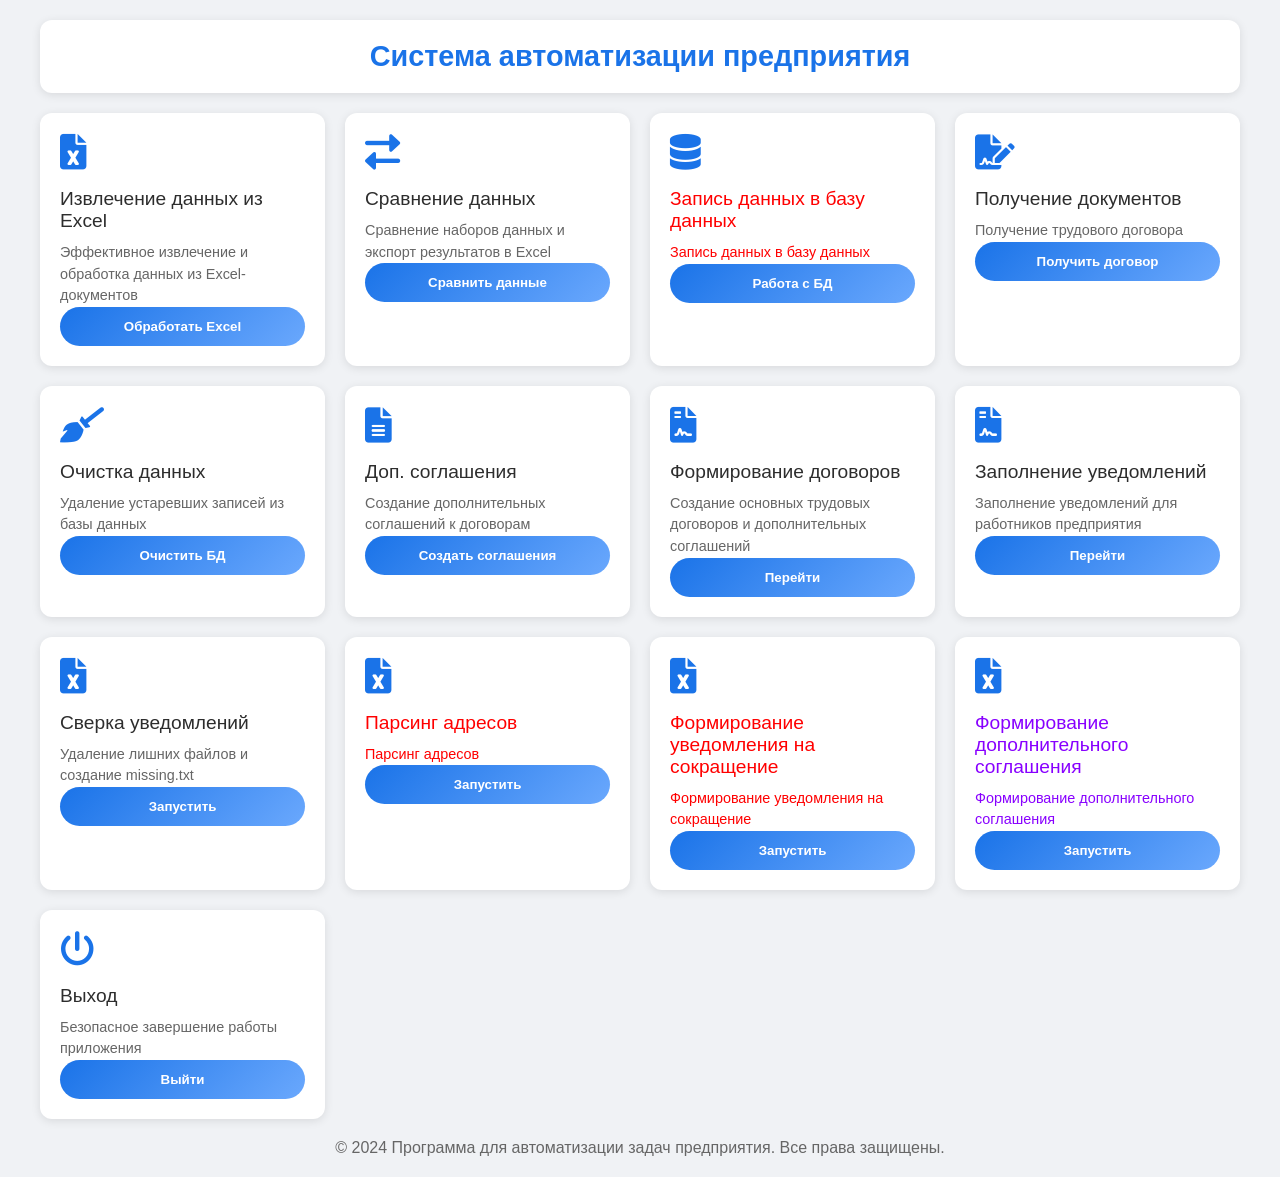
<file: templates/index.html>
<!DOCTYPE html>
<html lang="ru">
<head>
    <meta charset="UTF-8">
    <meta name="viewport" content="width=device-width, initial-scale=1.0">
    <title>Программа для автоматизации задач предприятия</title>
    <link rel="stylesheet" href="https://cdnjs.cloudflare.com/ajax/libs/font-awesome/6.0.0/css/all.min.css">
    <link rel="stylesheet" href="/static/styles.css"> <!-- Стиль проекта -->
</head>
<body>
<div class="app-container">
    <header>
        <h1>Система автоматизации предприятия</h1>
    </header>

    <div class="grid-container">
        <div class="feature-card">
            <div class="feature-icon"><i class="fas fa-file-excel"></i></div>
            <div class="feature-title">Извлечение данных из Excel</div>
            <div class="feature-description">Эффективное извлечение и обработка данных из Excel-документов</div>
            <button class="action-button" onclick="handleAction(1)">Обработать Excel</button>
        </div>

        <div class="feature-card">
            <div class="feature-icon"><i class="fas fa-exchange-alt"></i></div>
            <div class="feature-title">Сравнение данных</div>
            <div class="feature-description">Сравнение наборов данных и экспорт результатов в Excel</div>
            <button class="action-button" onclick="handleAction(3)">Сравнить данные</button>
        </div>

        <div class="feature-card">
            <div class="feature-icon"><i class="fas fa-database"></i></div>
            <div class="feature-title" style="color: red;">Запись данных в базу данных</div>
            <div class="feature-description" style="color: red;">Запись данных в базу данных</div>
            <button class="action-button" onclick="location.href='/import_excel_form'">Работа с БД</button>
        </div>

        <div class="feature-card">
            <div class="feature-icon"><i class="fas fa-file-signature"></i></div>
            <div class="feature-title">Получение документов</div>
            <div class="feature-description">Получение трудового договора</div>
            <button class="action-button" onclick="handleAction(5)">Получить договор</button>
        </div>

        <div class="feature-card">
            <div class="feature-icon"><i class="fas fa-broom"></i></div>
            <div class="feature-title">Очистка данных</div>
            <div class="feature-description">Удаление устаревших записей из базы данных</div>
            <button class="action-button" onclick="handleAction(7)">Очистить БД</button>
        </div>

        <div class="feature-card">
            <div class="feature-icon"><i class="fas fa-file-alt"></i></div>
            <div class="feature-title">Доп. соглашения</div>
            <div class="feature-description">Создание дополнительных соглашений к договорам</div>
            <button class="action-button" onclick="handleAction(8)">Создать соглашения</button>
        </div>

        <div class="feature-card">
            <div class="feature-icon"><i class="fas fa-file-contract"></i></div>
            <div class="feature-title">Формирование договоров</div>
            <div class="feature-description">Создание основных трудовых договоров и дополнительных соглашений</div>
            <button class="action-button" onclick="handleAction(12)">Перейти</button>
        </div>

        <div class="feature-card">
            <div class="feature-icon"><i class="fas fa-file-contract"></i></div>
            <div class="feature-title">Заполнение уведомлений</div>
            <div class="feature-description">Заполнение уведомлений для работников предприятия</div>
            <button class="action-button" onclick="handleAction(13)">Перейти</button>
        </div>

        <!-- Сверка уведомлений с JSON -->
        <div class="feature-card">
            <div class="feature-icon"><i class="fas fa-file-excel"></i></div>
            <div class="feature-title">Сверка уведомлений</div>
            <div class="feature-description">Удаление лишних файлов и создание missing.txt</div>
            <button class="action-button" onclick="handleAction(17)">Запустить</button>
        </div>

        <!-- Парсинг адресов -->
        <div class="feature-card">
            <div class="feature-icon"><i class="fas fa-file-excel"></i></div>
            <div class="feature-title" style="color: red;">Парсинг адресов</div>
            <div class="feature-description" style="color: red;">Парсинг адресов</div>
            <button class="action-button" onclick="handleAction(18)">Запустить</button>
        </div>

        <!-- Формирование уведомления на сокращение -->
        <div class="feature-card">
            <div class="feature-icon"><i class="fas fa-file-excel"></i></div>
            <div class="feature-title" style="color: red;">Формирование уведомления на сокращение</div>
            <div class="feature-description" style="color: red;">Формирование уведомления на сокращение</div>
            <button class="action-button" onclick="handleAction(19)">Запустить</button>
        </div>


        <!-- Формирование уведомления на сокращение -->
        <div class="feature-card">
            <div class="feature-icon"><i class="fas fa-file-excel"></i></div>
            <div class="feature-title" style="color: #8800ff;">Формирование дополнительного соглашения</div>
            <div class="feature-description" style="color: #8800ff;">Формирование дополнительного соглашения</div>
            <button class="action-button" onclick="handleAction(20)">Запустить</button>
        </div>


        <!-- Закрыть программу -->
        <div class="feature-card">
            <div class="feature-icon"><i class="fas fa-power-off"></i></div>
            <div class="feature-title">Выход</div>
            <div class="feature-description">Безопасное завершение работы приложения</div>
            <button class="action-button" onclick="handleAction(6)">Выйти</button>
        </div>

    </div>

    <footer>
        © 2024 Программа для автоматизации задач предприятия. Все права защищены.
    </footer>
</div>

<script src="/static/script.js"></script> <!-- Скрипт для обработки действий -->
</body>
</html>
</file>
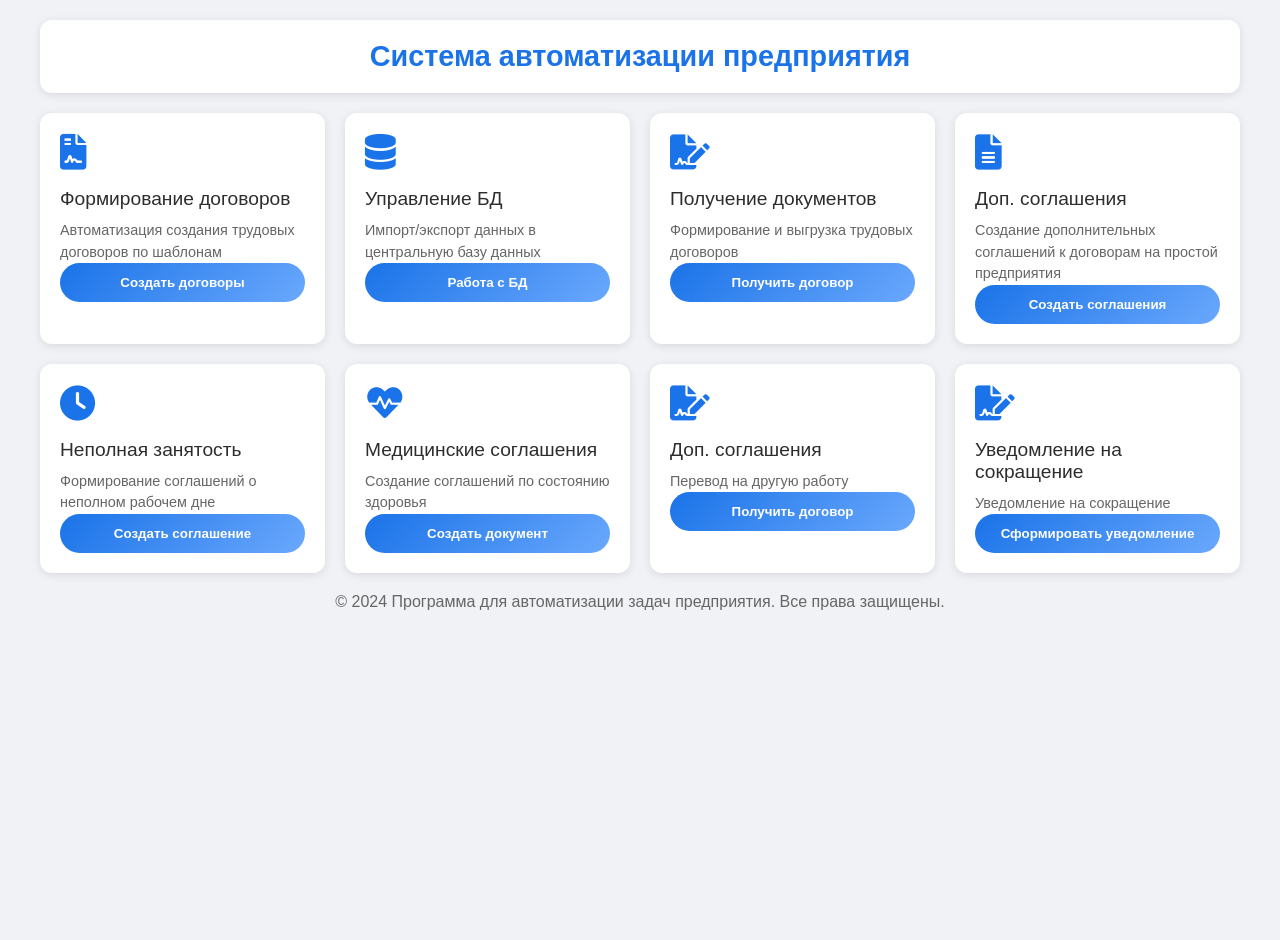
<file: templates/formation_employment_contracts.html>
<!DOCTYPE html>
<html lang="ru">
<head>
    <meta charset="UTF-8">
    <meta name="viewport" content="width=device-width, initial-scale=1.0">
    <title>Формирование трудовых договоров</title>
    <link rel="stylesheet" href="https://cdnjs.cloudflare.com/ajax/libs/font-awesome/6.0.0/css/all.min.css">
    <link rel="stylesheet" href="/static/styles.css"> <!-- Стиль проекта -->
</head>
<body>
<div class="app-container">
    <header>
        <h1>Система автоматизации предприятия</h1>
    </header>

    <div class="grid-container">
        <!--        Заполнение трудовых договоров-->
        <div class="feature-card">
            <div class="feature-icon"><i class="fas fa-file-contract"></i></div>
            <div class="feature-title">Формирование договоров</div>
            <div class="feature-description">Автоматизация создания трудовых договоров по шаблонам</div>
            <button class="action-button" onclick="handleAction(2)">Создать договоры</button>
        </div>

        <div class="feature-card">
            <div class="feature-icon"><i class="fas fa-database"></i></div>
            <div class="feature-title">Управление БД</div>
            <div class="feature-description">Импорт/экспорт данных в центральную базу данных</div>
            <button class="action-button" onclick="location.href='/import_excel'">Работа с БД</button>
        </div>

        <div class="feature-card">
            <div class="feature-icon"><i class="fas fa-file-signature"></i></div>
            <div class="feature-title">Получение документов</div>
            <div class="feature-description">Формирование и выгрузка трудовых договоров</div>
            <button class="action-button" onclick="handleAction(5)">Получить договор</button>
        </div>

        <div class="feature-card">
            <div class="feature-icon"><i class="fas fa-file-alt"></i></div>
            <div class="feature-title">Доп. соглашения</div>
            <div class="feature-description">Создание дополнительных соглашений к договорам на простой предприятия</div>
            <button class="action-button" onclick="handleAction(8)">Создать соглашения</button>
        </div>

        <div class="feature-card">
            <div class="feature-icon"><i class="fas fa-clock"></i></div>
            <div class="feature-title">Неполная занятость</div>
            <div class="feature-description">Формирование соглашений о неполном рабочем дне</div>
            <button class="action-button" onclick="handleAction(9)">Создать соглашение</button>
        </div>

        <div class="feature-card">
            <div class="feature-icon"><i class="fas fa-heartbeat"></i></div>
            <div class="feature-title">Медицинские соглашения</div>
            <div class="feature-description">Создание соглашений по состоянию здоровья</div>
            <button class="action-button" onclick="handleAction(10)">Создать документ</button>
        </div>

        <!--Дополнительное соглашение перевод на другую работу-->
        <div class="feature-card">
            <div class="feature-icon"><i class="fas fa-file-signature"></i></div>
            <div class="feature-title">Доп. соглашения</div>
            <div class="feature-description">Перевод на другую работу</div>
            <button class="action-button" onclick="handleAction(11)">Получить договор</button>
        </div>

        <!--Уведомление о сокращении-->
        <div class="feature-card">
            <div class="feature-icon"><i class="fas fa-file-signature"></i></div>
            <div class="feature-title">Уведомление на сокращение</div>
            <div class="feature-description">Уведомление на сокращение</div>
            <button class="action-button" onclick="handleAction(15)">Сформировать уведомление</button>
        </div>


    </div>

    <footer>
        © 2024 Программа для автоматизации задач предприятия. Все права защищены.
    </footer>
</div>

<script src="/static/script.js"></script> <!-- Скрипт для обработки действий -->
</body>
</html>
</file>
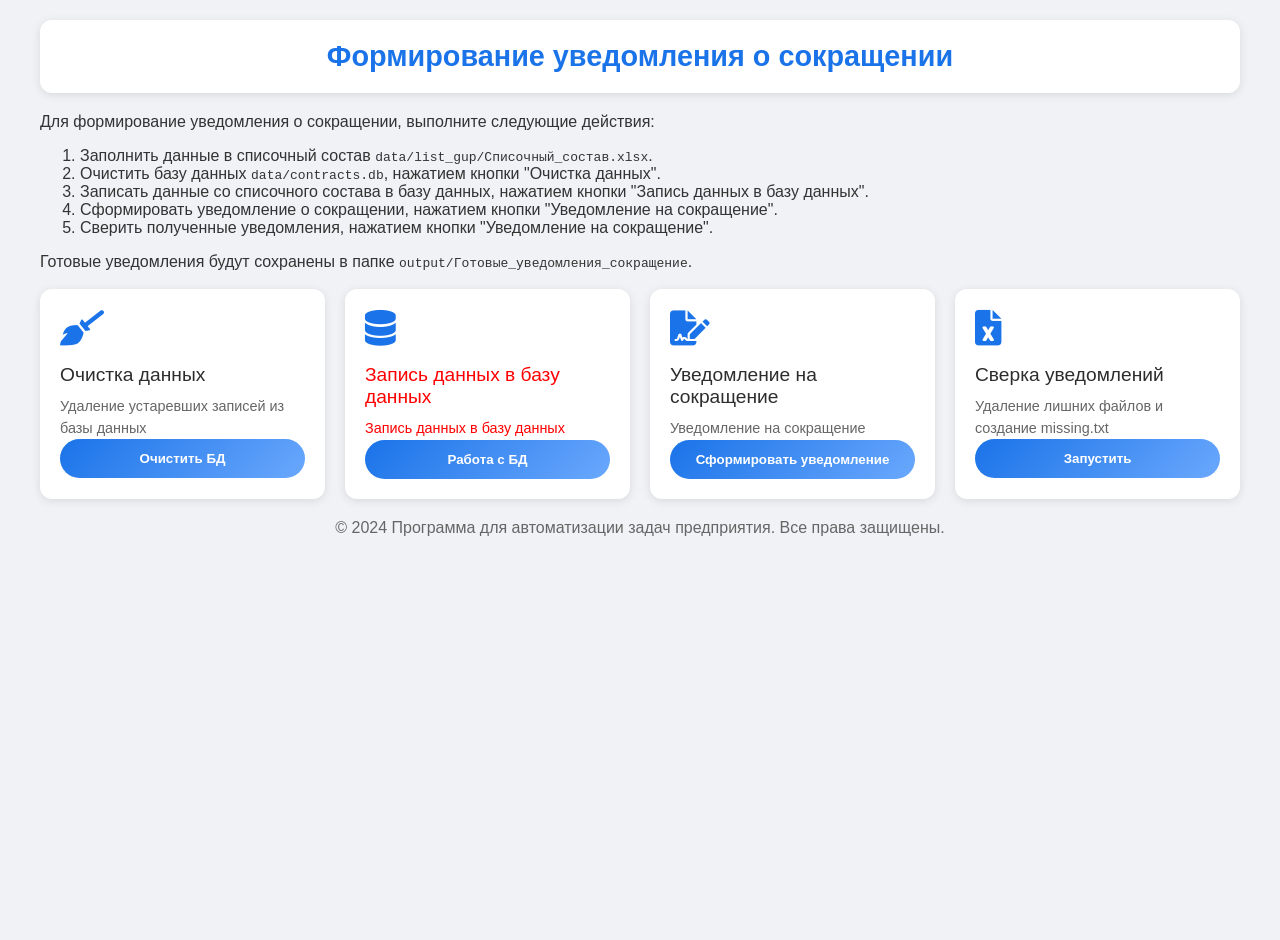
<file: templates/notification_compression.html>
<!DOCTYPE html>
<html lang="en">
<head>
    <meta charset="UTF-8">
    <meta name="viewport" content="width=device-width, initial-scale=1.0">
    <title>Формирование уведомления о сокращении</title>
    <link rel="stylesheet" href="https://cdnjs.cloudflare.com/ajax/libs/font-awesome/6.0.0/css/all.min.css">
    <link rel="stylesheet" href="/static/styles.css"> <!-- Стиль проекта -->
</head>
<body>
<div class="app-container">
    <header>
        <h1>Формирование уведомления о сокращении</h1>
    </header>


        Для формирование уведомления о сокращении, выполните следующие действия:
    <ol>
        <li>Заполнить данные в списочный состав <code>data/list_gup/Списочный_состав.xlsx</code>.</li>
        <li>Очистить базу данных <code>data/contracts.db</code>, нажатием кнопки "Очистка данных".</li>
        <li>Записать данные со списочного состава в базу данных, нажатием кнопки "Запись данных в базу данных".</li>
        <li>Сформировать уведомление о сокращении, нажатием кнопки "Уведомление на сокращение".</li>
        <li>Сверить полученные уведомления, нажатием кнопки "Уведомление на сокращение".</li>
    </ol>
        Готовые уведомления будут сохранены в папке <code>output/Готовые_уведомления_сокращение</code>.
    <br><br>
    <div class="grid-container">
        <!--        Заполнение уведомлений на сокращение договоров-->

        <div class="feature-card">
            <div class="feature-icon"><i class="fas fa-broom"></i></div>
            <div class="feature-title">Очистка данных</div>
            <div class="feature-description">Удаление устаревших записей из базы данных</div>
            <button class="action-button" onclick="handleAction(7)">Очистить БД</button>
        </div>

        <div class="feature-card">
            <div class="feature-icon"><i class="fas fa-database"></i></div>
            <div class="feature-title" style="color: red;">Запись данных в базу данных</div>
            <div class="feature-description" style="color: red;">Запись данных в базу данных</div>
            <button class="action-button" onclick="location.href='/import_excel_form'">Работа с БД</button>
        </div>

        <!--Уведомление о сокращении-->
        <div class="feature-card">
            <div class="feature-icon"><i class="fas fa-file-signature"></i></div>
            <div class="feature-title">Уведомление на сокращение</div>
            <div class="feature-description">Уведомление на сокращение</div>
            <button class="action-button" onclick="handleAction(15)">Сформировать уведомление</button>
        </div>

        <!-- Сверка уведомлений с JSON -->
        <div class="feature-card">
            <div class="feature-icon"><i class="fas fa-file-excel"></i></div>
            <div class="feature-title">Сверка уведомлений</div>
            <div class="feature-description">Удаление лишних файлов и создание missing.txt</div>
            <button class="action-button" onclick="handleAction(17)">Запустить</button>
        </div>

    </div>

    <footer>
        © 2024 Программа для автоматизации задач предприятия. Все права защищены.
    </footer>
</div>
<script src="/static/script.js"></script> <!-- Скрипт для обработки действий -->
</body>
</html>
</file>
<file: static/styles.css>
/* Переменные CSS */
:root {
    --primary-color: #1a73e8;
    --secondary-color: #6c757d;
    --background: #f0f2f5;
    --text-color: #333;
    --box-shadow: 0 2px 10px rgba(0, 0, 0, 0.1);
    --transition-speed: 0.3s;
    --button-radius: 25px;
    --button-padding: 12px;
}

/* Основные стили */
body {
    font-family: 'Segoe UI', Tahoma, Geneva, Verdana, sans-serif;
    margin: 0;
    padding: 20px;
    background-color: var(--background);
    color: var(--text-color);
    min-height: 100vh;
}

.app-container {
    max-width: 1200px;
    margin: 0 auto;
}

header {
    background: white;
    padding: 20px;
    border-radius: 12px;
    box-shadow: var(--box-shadow);
    margin-bottom: 20px;
}

h1 {
    color: var(--primary-color);
    font-size: 1.8em;
    margin: 0;
    text-align: center;
}

/* Сетка */
.grid-container {
    display: grid;
    grid-template-columns: repeat(auto-fit, minmax(280px, 1fr));
    gap: 20px;
}

/* Карточки функций */
.feature-card {
    background: white;
    border-radius: 12px;
    padding: 20px;
    box-shadow: var(--box-shadow);
    transition: transform 0.2s;
}

.feature-card:hover {
    transform: translateY(-5px);
}

.feature-icon {
    font-size: 2.2em;
    color: var(--primary-color);
    margin-bottom: 15px;
}

.feature-title {
    font-size: 1.2em;
    color: #2d2d2d;
    margin: 10px 0;
}

.feature-description {
    color: #666;
    font-size: 0.9em;
    line-height: 1.5;
}

/* Формы */
fieldset {
    border: none;
    padding: 20px;
    background: white;
    border-radius: 12px;
    box-shadow: var(--box-shadow);
    margin-bottom: 20px;
}

.form-group {
    margin-bottom: 15px;
}

.form-group label {
    display: block;
    margin-bottom: 5px;
    color: var(--text-color);
}

.form-group input {
    width: 100%;
    padding: 8px;
    border: 1px solid #ddd;
    border-radius: 5px;
    box-sizing: border-box;
}

/* Кнопки */
.action-button {
    width: 100%;
    padding: var(--button-padding);
    background: linear-gradient(135deg, var(--primary-color), #6aa8fd);
    border: none;
    border-radius: var(--button-radius);
    color: white;
    font-weight: 600;
    cursor: pointer;
    transition: background var(--transition-speed);
    text-align: center;
    text-decoration: none; /* Для <a> */
}

.action-button:hover {
    background: linear-gradient(135deg, #1557b0, #4a8df7);
}

.action-button.secondary {
    width: 100%; /* Растягиваем на всю ширину */
    background: linear-gradient(135deg, var(--secondary-color), #495057);
    padding: 12px 30px;
    display: inline-block;
}

.action-button.secondary:hover {
    background: linear-gradient(135deg, #5a6268, #343a40);
}

/* Контейнеры кнопок */
.buttons-container {
    margin: 15px 0; /* Единый отступ для всех контейнеров */
}

.buttons-container.secondary {
    text-align: center; /* Центрирование кнопки */
}

/* Футер */
footer {
    text-align: center;
    margin-top: 20px;
    color: #666;
}
</file>
